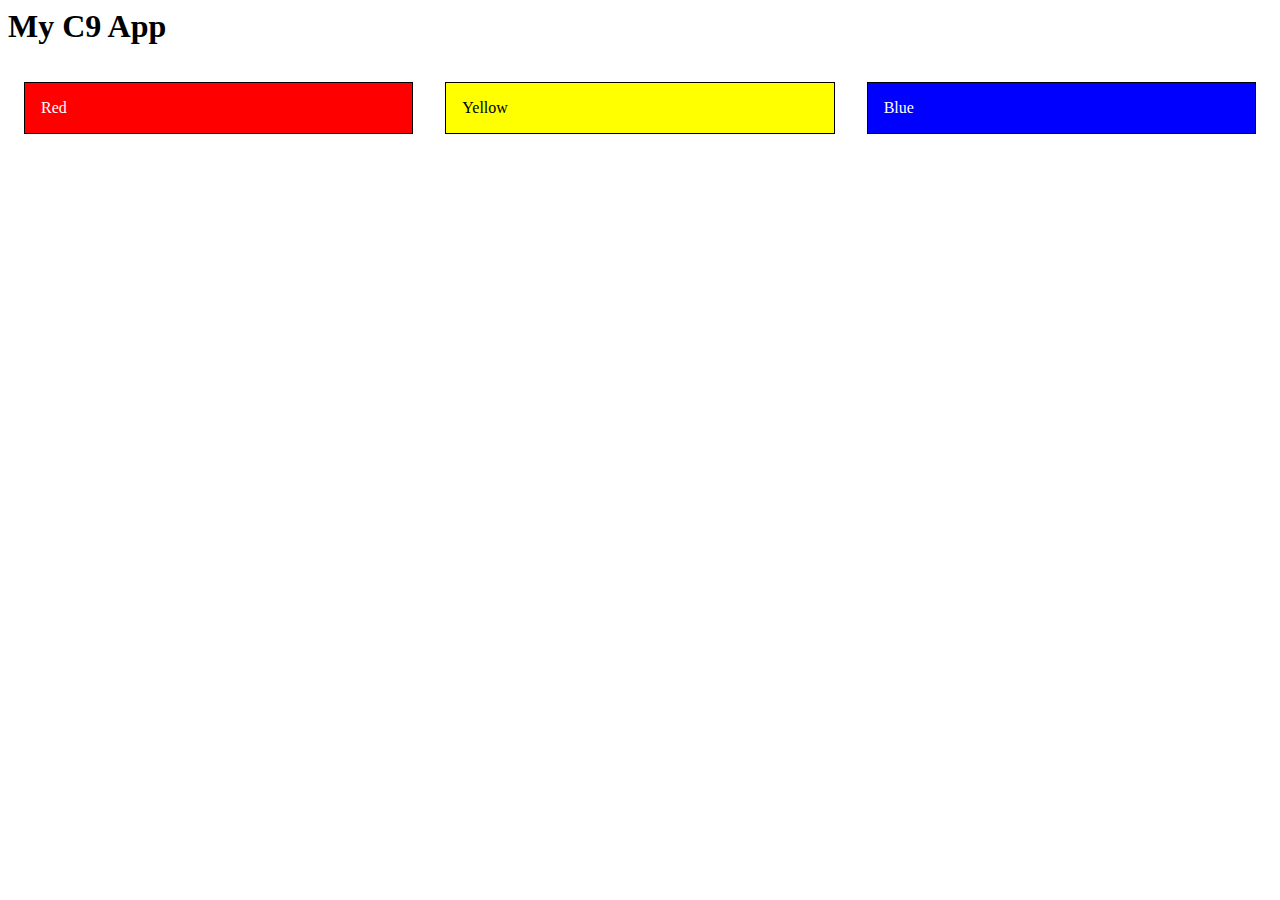
<file: solutions/profs-c9-demo/index.html>
<html>
    <head>
        <title>My C9 App</title>
    
        <style>
            * {
                box-sizing: border-box;
            }
            body {
                font-family: verdana;
            }
            
            
            div > div {
                padding: 1rem;
                border: solid 1px black;
                width: calc(100%/3 - 2rem);
                float: left;
                margin: 1rem;
                color: white;
            }
            
            div > div:first-child {
                background-color: red;
            }
            div > div:nth-child(2) {
                background-color: yellow;
                color: black;
            }
            
            div > div:last-child {
                background-color: blue;
            }
        </style>
    </head>
    <body>
        <h1>My C9 App</h1>
        <div>
            <div>Red</div>
            <div>Yellow</div>
            <div>Blue</div>
        </div>
    </body>
</html>
</file>
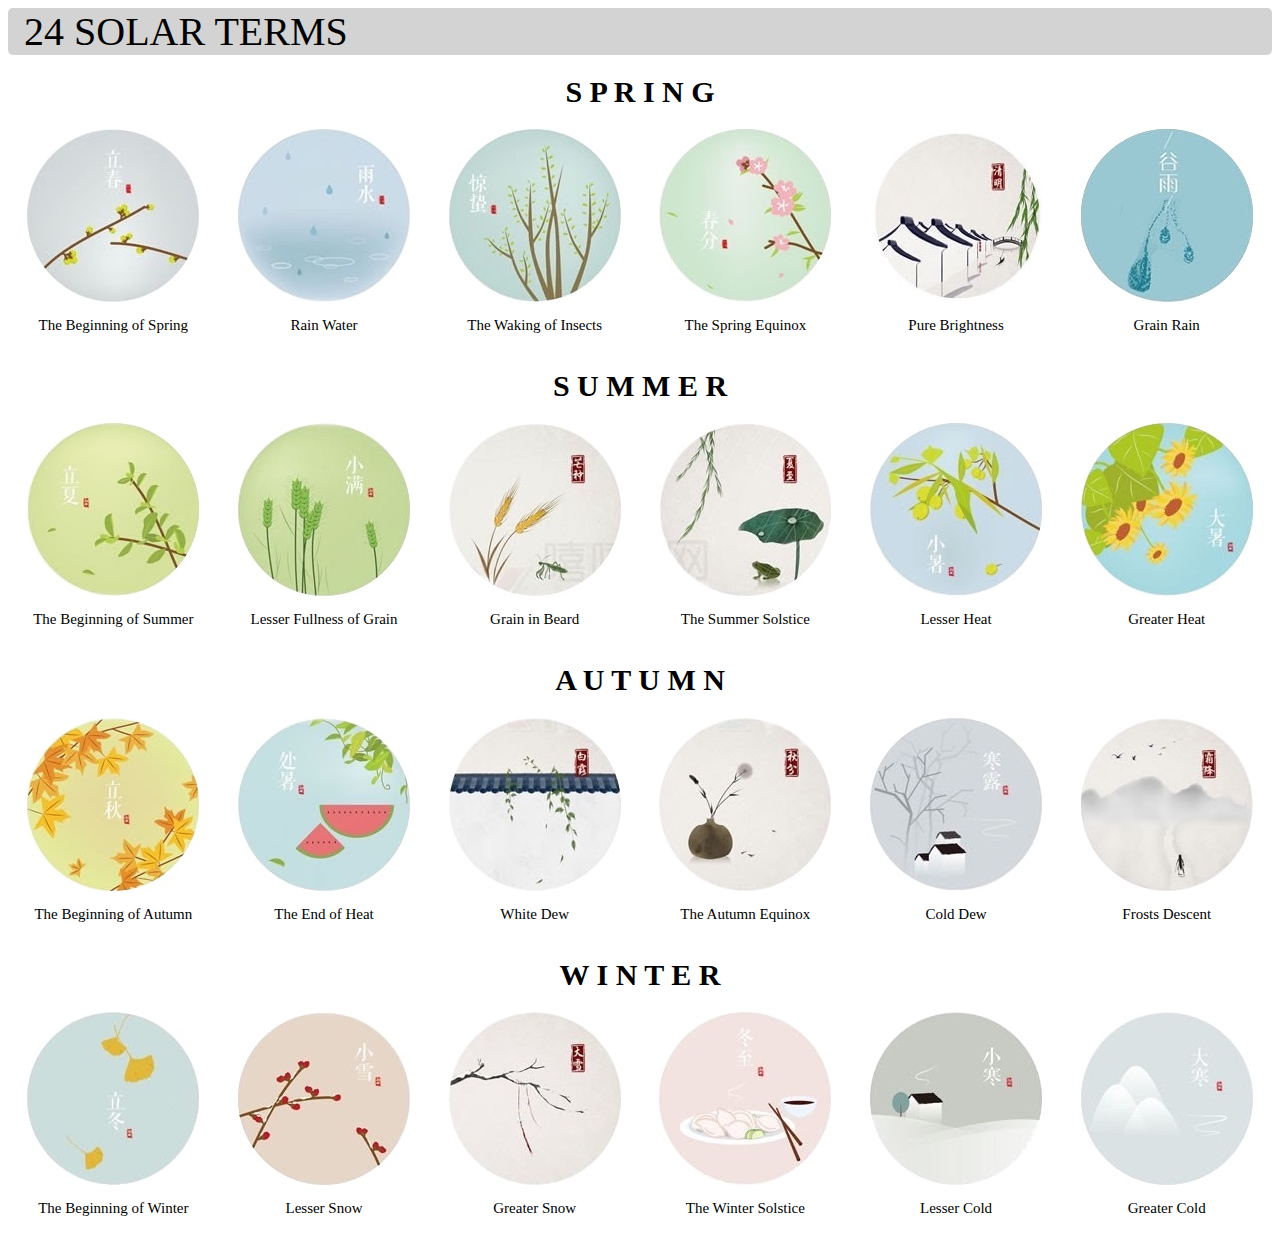
<file: homework/24_solar_terms.html>
<html>
    <head>
    <link rel="stylesheet" href="main.css">
    </head>

   
    <body>
        <header> 24 SOLAR TERMS </header>
        <div id="spring">
          <h1>S P R I N G</h1>
          <div>
            <div>
              <img src="立春.jpg">
              <p>The Beginning of Spring</p>
            </div>
            <div>
             <img src="雨水.jpg">
             <p>Rain Water</p>
            </div>
            <div>
              <img src="惊蛰.jpg">
              <p>The Waking of Insects</p>
            </div>
            <div>
              <img src="春分.jpg">
              <p>The Spring Equinox</p>
            </div>
            <div>
              <img src="清明.jpg">
              <p>Pure Brightness</p>
            </div>
            <div>
              <img src="谷雨.jpg">
              <p>Grain Rain</p>
            </div>
          </div>
        </div>

        <div id="summer">
          <h1>S U M M E R</h1>
          <div>
            <div>
              <img src="立夏.jpg">
              <p>The Beginning of Summer</p>
            </div>
            <div>
             <img src="小满.jpg">
             <p>Lesser Fullness of Grain</p>
            </div>
            <div>
              <img src="芒种.jpg">
              <p>Grain in Beard</p>
            </div>
            <div>
              <img src="夏至.jpg">
              <p>The Summer Solstice</p>
            </div>
            <div>
              <img src="小暑.jpg">
              <p>Lesser Heat</p>
            </div>
            <div>
              <img src="大暑.jpg">
              <p>Greater Heat</p>
            </div>
          </div>
        </div>

        <div id="fall">
          <h1>A U T U M N</h1>
          <div>
            <div>
              <img src="立秋.jpg">
              <p>The Beginning of Autumn</p>
            </div>
            <div>
             <img src="处暑.jpg">
             <p>The End of Heat</p>
            </div>
            <div>
              <img src="白露.jpg">
              <p>White Dew</p>
            </div>
            <div>
              <img src="秋分.jpg">
              <p>The Autumn Equinox</p>
            </div>
            <div>
              <img src="寒露.jpg">
              <p>Cold Dew</p>
            </div>
            <div>
              <img src="霜降.jpg">
              <p>Frosts Descent</p>
            </div>
          </div>
        </div>

        <div id="winter">
          <h1>W I N T E R</h1>
          <div>
            <div>
              <img src="立冬.jpg">
              <p>The Beginning of Winter</p>
            </div>
            <div>
             <img src="小雪.jpg">
             <p>Lesser Snow</p>
            </div>
            <div>
              <img src="大雪.jpg">
              <p>Greater Snow</p>
            </div>
            <div>
              <img src="冬至.jpg">
              <p>The Winter Solstice</p>
            </div>
            <div>
              <img src="小寒.jpg">
              <p>Lesser Cold</p>
            </div>
            <div>
              <img src="大寒.jpg">
              <p>Greater Cold</p>
            </div>
          </div>
        </div>

        
    </body>
  </html>
</file>
<file: homework/main.css>
header{
  font-size:40px;
  background-color: lightgray;
  font-family:Cambria, Cochin, Georgia, Times, 'Times New Roman', serif;
  border-radius: 5px;
  padding-left: 1rem;
  margin-top: 5px;
 }


 #spring div{
    display: flex; 
    flex-wrap: wrap;
  }
  #spring h1{
    font-family:verdana;
    text-align: center;
    font-size: 30px; 
  }
  #spring div div{
    display: flex;
    flex-direction: column;
    font-family: verdana;
    font-size: 15px;
    align-items: center;
    flex:1;
  }

  #summer div{
    display: flex; 
    flex-wrap: wrap;
  }
  #summer h1{
    font-family:verdana;
    text-align: center;
    font-size: 30px; 
  }
  #summer div div{
    display: flex;
    flex-direction: column;
    font-family: verdana;
    font-size: 15px; 
    align-items: center;
    flex:1;
  }

  #fall div{
    display: flex; 
    flex-wrap: wrap;
  }
  #fall h1{
    font-family:verdana;
    text-align: center;
    font-size: 30px; 
  }
  #fall div div{
    display: flex;
    flex-direction: column;
    font-family: verdana;
    font-size: 15px; 
    align-items: center;
    flex:1;
  }
 
  #winter div{
    display: flex; 
    flex-wrap: wrap;
  }
  #winter h1{
    font-family:verdana;
    text-align: center;
    font-size: 30px; 
  }
  #winter div div{
    display: flex;
    flex-direction: column;
    font-family: verdana;
    font-size: 15px;
    align-items: center;
    flex:1;
  }
</file>
